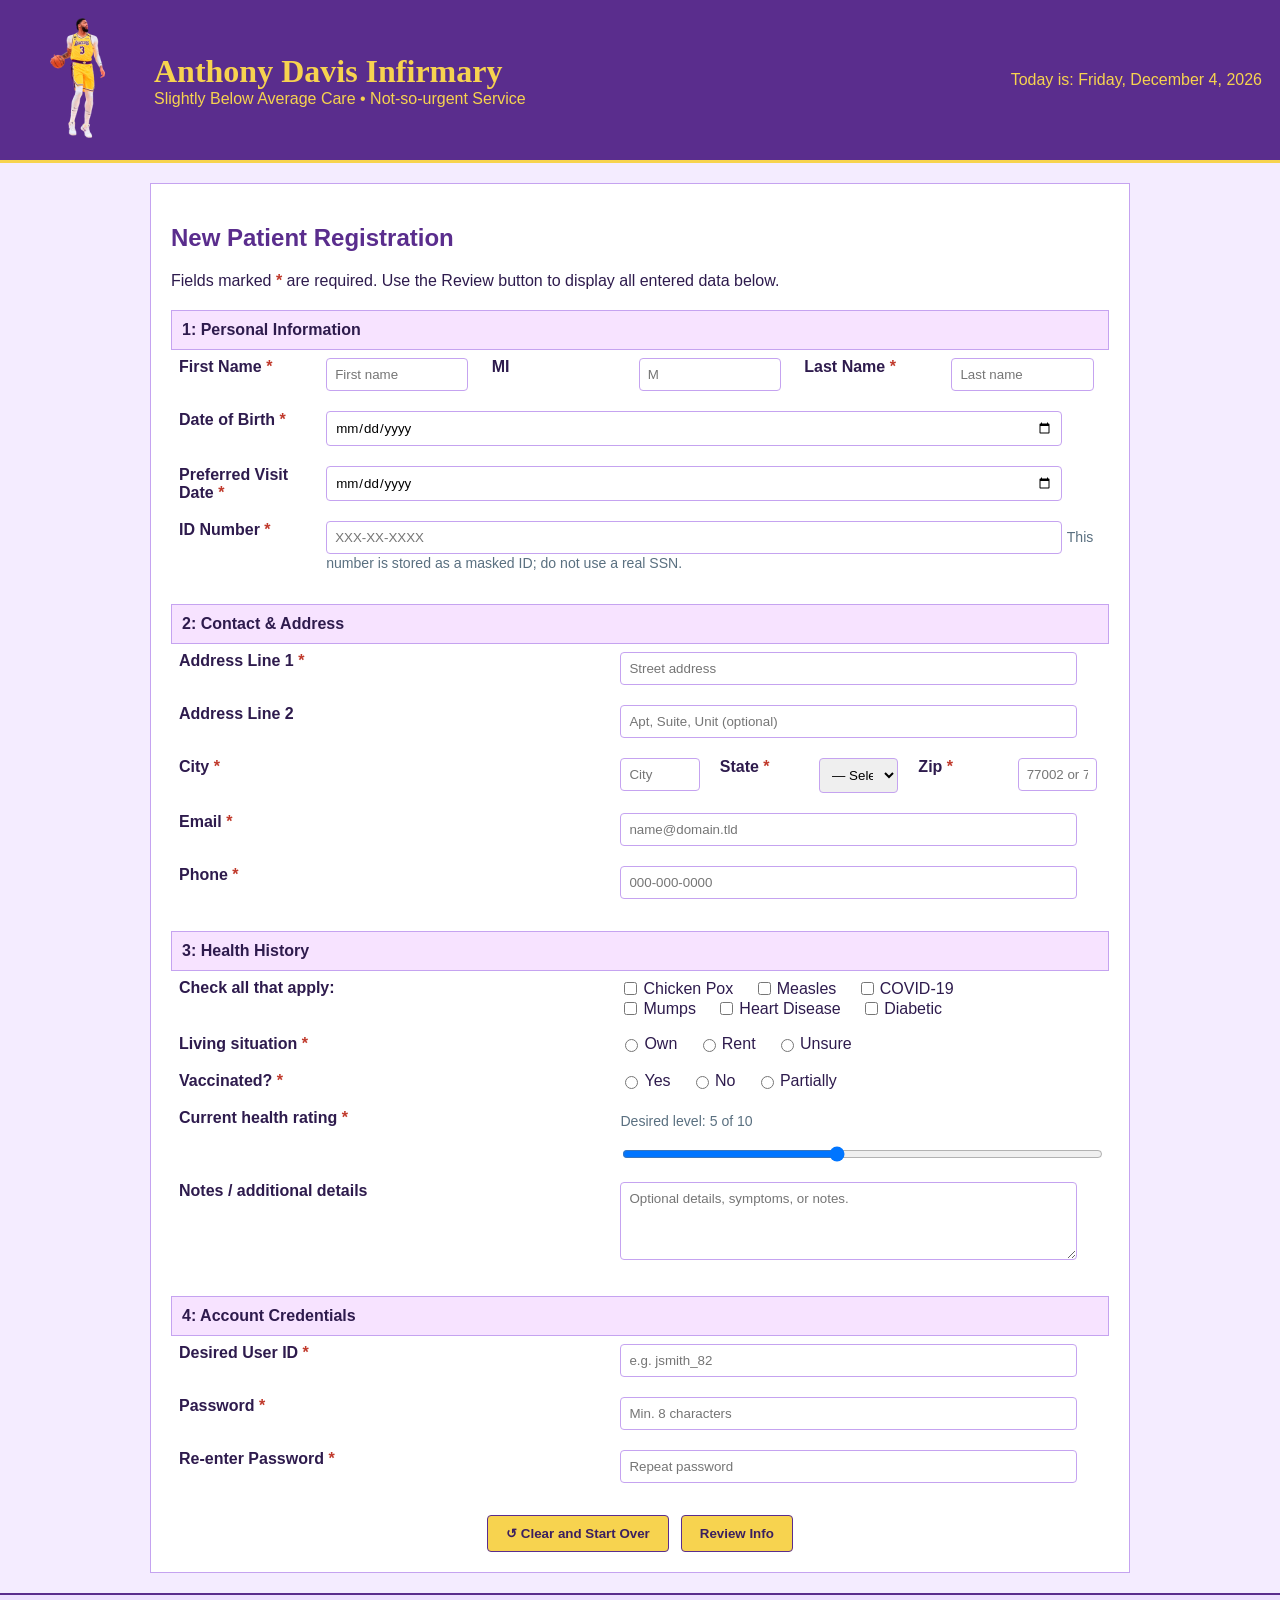
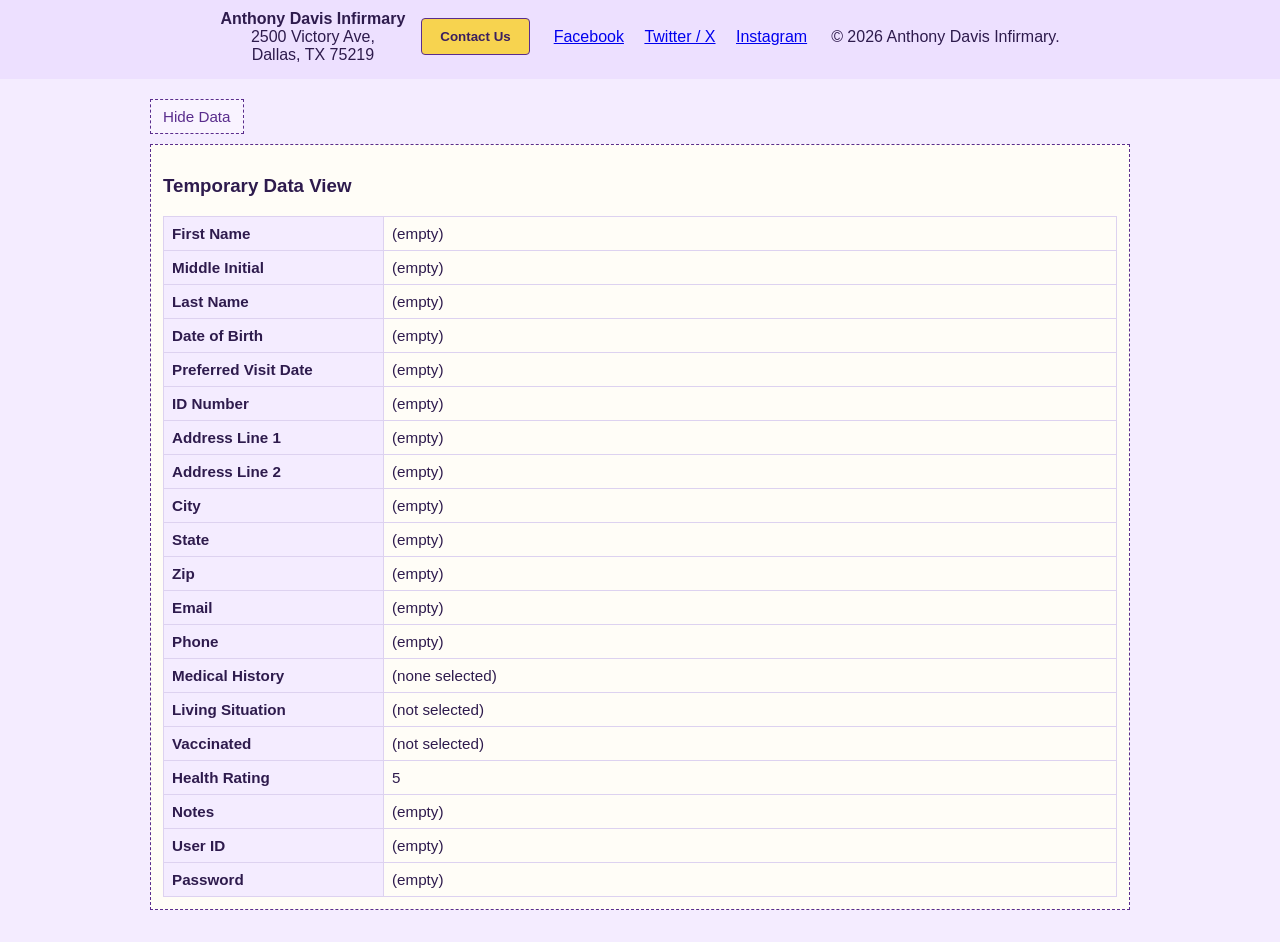
<file: index.html>
﻿<!--
Program name: homework2.html
Author: Xander Vanoven
Date created: 06/29/2026
Date last edited: 06/29/2026
Version: 3.0
Description: Patient registration with review summary, improved validation, and dynamic slider feedback.
-->

<!DOCTYPE html>
<html lang="en">
<head>
  <meta charset="UTF-8" />
  <meta name="viewport" content="width=device-width, initial-scale=1.0" />
  <title>Anthony Davis Infirmary - Patient Registration Review</title>

  <link href="style2.css" rel="stylesheet" />
</head>

<body>

  <div id="site-banner" role="banner">
    <div id="banner-logo" aria-label="Anthony Davis Infirmary logo">
      <img src="AnthonyDavisInjurySpecialist.png" alt="Anthony Davis" width="120" />
    </div>
    <div id="banner-text">
      <h1>Anthony Davis Infirmary</h1>
      <span class="banner-tagline sh1">Slightly Below Average Care &bull; Not-so-urgent Service</span>
    </div>
    <div id="banner-date-wrapper">
      <span class="banner-date sh1" id="live-date">Loading date...</span>
    </div>
  </div>

  <main id="main-content" role="main">
    <div class="form-card">
      <h2>New Patient Registration</h2>
      <p class="form-subtitle">
        Fields marked <strong class="required">*</strong> are required. Use the Review button to display all entered data below.
      </p>

      <form id="registration-form" action="thankyou2.html">

        <div class="section-heading">1: Personal Information</div>
        <table class="form-table">
          <tr>
            <td class="label-cell">
              First Name <span class="required">*</span>
            </td>
            <td>
              <input type="text" id="first-name" name="first_name"
                     maxlength="30" placeholder="First name"
                     pattern="^[A-Za-z'\-]{1,30}$"
                     title="1-30 letters, apostrophes, or dashes only"
                     required autocomplete="given-name" />
              <span class="field-error" id="first-name-error"></span>
            </td>
            <td class="label-cell label-pad-20">
              MI
            </td>
            <td>
              <input type="text" id="middle-initial" name="middle_initial"
                     class="input-short" maxlength="1"
                     placeholder="M"
                     pattern="^[A-Za-z]?$"
                     title="Optional single letter only"
                     autocomplete="additional-name" />
              <span class="field-error" id="middle-initial-error"></span>
            </td>
            <td class="label-cell label-pad-20">
              Last Name <span class="required">*</span>
            </td>
            <td>
              <input type="text" id="last-name" name="last_name"
                     maxlength="30" placeholder="Last name"
                     pattern="^[A-Za-z][A-Za-z'\-2-5]{0,29}$"
                     title="1-30 characters: letters, apostrophes, dashes, and digits 2-5 only"
                     required autocomplete="family-name" />
              <span class="field-error" id="last-name-error"></span>
            </td>
          </tr>

          <tr>
            <td class="label-cell">
              Date of Birth <span class="required">*</span>
            </td>
            <td colspan="5">
              <input type="date" id="dob" name="dob"
                     class="input-med"
                     title="Enter your birth date. Must be a date in the past and not more than 120 years ago"
                     required />
              <span class="field-error" id="dob-error"></span>
            </td>
          </tr>

          <tr>
            <td class="label-cell">
              Preferred Visit Date <span class="required">*</span>
            </td>
            <td colspan="5">
              <input type="date" id="future-date" name="future_date"
                     class="input-med"
                     title="Enter a future appointment date"
                     required />
              <span class="field-error" id="future-date-error"></span>
            </td>
          </tr>

          <tr>
            <td class="label-cell">
              ID Number <span class="required">*</span>
            </td>
            <td colspan="5">
              <input type="password" id="id-number" name="id_number"
                     class="input-med"
                     minlength="9" maxlength="11"
                     placeholder="XXX-XX-XXXX"
                     pattern="^\d{3}-?\d{2}-?\d{4}$"
                     title="Enter 9 digits or XXX-XX-XXXX; value is masked"
                     autocomplete="off" required />
              <small class="help-text">
                This number is stored as a masked ID; do not use a real SSN.
              </small>
              <span class="field-error" id="id-number-error"></span>
            </td>
          </tr>
        </table>

        <div class="section-heading">2: Contact & Address</div>
        <table class="form-table">
          <tr>
            <td class="label-cell">Address Line 1 <span class="required">*</span></td>
            <td colspan="5">
              <input type="text" id="addr1" name="addr1"
                     maxlength="30" placeholder="Street address"
                     pattern="^.{2,30}$"
                     title="2-30 characters for address line 1"
                     required autocomplete="address-line1" />
              <span class="field-error" id="addr1-error"></span>
            </td>
          </tr>

          <tr>
            <td class="label-cell">Address Line 2</td>
            <td colspan="5">
              <input type="text" id="addr2" name="addr2"
                     maxlength="30" placeholder="Apt, Suite, Unit (optional)"
                     pattern="^.{0,30}$"
                     title="Optional address line 2, up to 30 characters"
                     autocomplete="address-line2" />
              <span class="field-error" id="addr2-error"></span>
            </td>
          </tr>

          <tr>
            <td class="label-cell">City <span class="required">*</span></td>
            <td>
              <input type="text" id="city" name="city"
                     maxlength="30" placeholder="City"
                     pattern="^[A-Za-z '\-]{2,30}$"
                     title="2-30 characters: letters, spaces, apostrophes, and dashes"
                     required autocomplete="address-level2" />
              <span class="field-error" id="city-error"></span>
            </td>
            <td class="label-cell label-pad-14">
              State <span class="required">*</span>
            </td>
            <td class="state-cell">
              <select id="state" name="state" required autocomplete="address-level1">
                <option value="">— Select —</option>
                <option value="AL">AL</option>
                <option value="AK">AK</option>
                <option value="AZ">AZ</option>
                <option value="AR">AR</option>
                <option value="CA">CA</option>
                <option value="CO">CO</option>
                <option value="CT">CT</option>
                <option value="DE">DE</option>
                <option value="DC">DC</option>
                <option value="FL">FL</option>
                <option value="GA">GA</option>
                <option value="HI">HI</option>
                <option value="ID">ID</option>
                <option value="IL">IL</option>
                <option value="IN">IN</option>
                <option value="IA">IA</option>
                <option value="KS">KS</option>
                <option value="KY">KY</option>
                <option value="LA">LA</option>
                <option value="ME">ME</option>
                <option value="MD">MD</option>
                <option value="MA">MA</option>
                <option value="MI">MI</option>
                <option value="MN">MN</option>
                <option value="MS">MS</option>
                <option value="MO">MO</option>
                <option value="MT">MT</option>
                <option value="NE">NE</option>
                <option value="NV">NV</option>
                <option value="NH">NH</option>
                <option value="NJ">NJ</option>
                <option value="NM">NM</option>
                <option value="NY">NY</option>
                <option value="NC">NC</option>
                <option value="ND">ND</option>
                <option value="OH">OH</option>
                <option value="OK">OK</option>
                <option value="OR">OR</option>
                <option value="PA">PA</option>
                <option value="PR">PR</option>
                <option value="RI">RI</option>
                <option value="SC">SC</option>
                <option value="SD">SD</option>
                <option value="TN">TN</option>
                <option value="TX">TX</option>
                <option value="UT">UT</option>
                <option value="VT">VT</option>
                <option value="VA">VA</option>
                <option value="WA">WA</option>
                <option value="WV">WV</option>
                <option value="WI">WI</option>
                <option value="WY">WY</option>
              </select>
              <span class="field-error" id="state-error"></span>
            </td>
            <td class="label-cell label-pad-14">
              Zip <span class="required">*</span>
            </td>
            <td>
              <input type="text" id="zip" name="zip"
                     class="input-zip"
                     maxlength="10" placeholder="77002 or 77002-1234"
                     pattern="^\d{5}(-\d{4})?$"
                     title="5 digits or ZIP+4 format"
                     required autocomplete="postal-code" />
              <span class="field-error" id="zip-error"></span>
            </td>
          </tr>

          <tr>
            <td class="label-cell">Email <span class="required">*</span></td>
            <td colspan="5">
              <input type="email" id="email" name="email"
                     placeholder="name@domain.tld"
                     title="Enter a valid email address like name@domain.tld"
                     required autocomplete="email" />
              <span class="field-error" id="email-error"></span>
            </td>
          </tr>

          <tr>
            <td class="label-cell">Phone <span class="required">*</span></td>
            <td colspan="5">
              <input type="tel" id="phone" name="phone"
                     class="input-med"
                     placeholder="000-000-0000"
                     pattern="^\d{3}-\d{3}-\d{4}$"
                     title="Enter phone as 000-000-0000"
                     required autocomplete="tel" />
              <span class="field-error" id="phone-error"></span>
            </td>
          </tr>
        </table>

        <div class="section-heading">3: Health History</div>
        <table class="form-table">
          <tr>
            <td class="label-cell cell-top-6">
              Check all that apply:
            </td>
            <td colspan="5">
              <div class="check-group">
                <label><input type="checkbox" name="history" value="chicken_pox" /> Chicken Pox</label>
                <label><input type="checkbox" name="history" value="measles" /> Measles</label>
                <label><input type="checkbox" name="history" value="covid19" /> COVID-19</label>
              </div>
              <div class="check-group">
                <label><input type="checkbox" name="history" value="mumps" /> Mumps</label>
                <label><input type="checkbox" name="history" value="heart_disease" /> Heart Disease</label>
                <label><input type="checkbox" name="history" value="diabetic" /> Diabetic</label>
              </div>
            </td>
          </tr>

          <tr>
            <td class="label-cell">Living situation <span class="required">*</span></td>
            <td colspan="5">
              <div class="radio-group">
                <label><input type="radio" name="housing" value="own" required /> Own</label>
                <label><input type="radio" name="housing" value="rent" /> Rent</label>
                <label><input type="radio" name="housing" value="unsure" /> Unsure</label>
              </div>
            </td>
          </tr>

          <tr>
            <td class="label-cell">Vaccinated? <span class="required">*</span></td>
            <td colspan="5">
              <div class="radio-group">
                <label><input type="radio" name="vaccinated" value="yes" required /> Yes</label>
                <label><input type="radio" name="vaccinated" value="no" /> No</label>
                <label><input type="radio" name="vaccinated" value="partial" /> Partially</label>
              </div>
            </td>
          </tr>

          <tr>
            <td class="label-cell cell-top-10">
              Current health rating <span class="required">*</span>
            </td>
            <td colspan="5">
              <p class="info-text info-text--slider">
                Desired level: <span id="health-value">5</span> of 10
              </p>
              <input type="range" id="health-rating" name="health_rating"
                     min="1" max="10" value="5" />
            </td>
          </tr>

          <tr>
            <td class="label-cell cell-top-10">
              Notes / additional details
            </td>
            <td colspan="5">
              <textarea id="symptoms" name="symptoms"
                        rows="4" cols="50"
                        maxlength="500"
                        placeholder="Optional details, symptoms, or notes."
                        pattern="^[^\"]*$"
                        title="Optional text. Double quotes are not allowed."
                        ></textarea>
              <span class="field-error" id="symptoms-error"></span>
            </td>
          </tr>
        </table>

        <div class="section-heading">4: Account Credentials</div>
        <table class="form-table">
          <tr>
            <td class="label-cell">
              Desired User ID <span class="required">*</span>
            </td>
            <td colspan="5">
              <input type="text" id="user-id" name="user_id"
                     class="input-med"
                     maxlength="30"
                     placeholder="e.g. jsmith_82"
                     pattern="^[A-Za-z][A-Za-z0-9_-]{4,29}$"
                     title="5-30 chars, letters first, no spaces, allowed underscore or dash"
                     required autocomplete="username" />
              <span class="field-error" id="user-id-error"></span>
            </td>
          </tr>

          <tr>
            <td class="label-cell">
              Password <span class="required">*</span>
            </td>
            <td colspan="5">
              <input type="password" id="password" name="password"
                     class="input-med"
                     minlength="8" maxlength="30"
                     placeholder="Min. 8 characters"
                     title="8-30 chars with upper/lowercase, digit, special char, no quotes"
                     required autocomplete="new-password" />
              <span class="field-error" id="password-error"></span>
            </td>
          </tr>

          <tr>
            <td class="label-cell">
              Re-enter Password <span class="required">*</span>
            </td>
            <td colspan="5">
              <input type="password" id="password-confirm" name="password_confirm"
                     class="input-med"
                     minlength="8" maxlength="30"
                     placeholder="Repeat password"
                     title="Repeat the password exactly"
                     required autocomplete="new-password" />
              <span class="field-error" id="password-confirm-error"></span>
            </td>
          </tr>
        </table>

        <div class="btn-row">
          <button type="reset" class="btn-reset">&#x21BA; Clear and Start Over</button>
          <button type="button" id="review-btn" class="btn-review">Review Info</button>
          <button type="submit" id="submit-btn" class="btn-submit hidden">Submit Registration &#x2192;</button>
        </div>
      </form>

      <div id="review-summary" class="review-card hidden" aria-live="polite">
        <h3>PLEASE REVIEW THIS INFORMATION</h3>
        <div id="review-content"></div>
      </div>
    </div>
  </main>

  <footer id="site-footer" role="contentinfo">
    <div class="footer-inner">
      <div class="footer-address">
        <strong>Anthony Davis Infirmary</strong><br />2500 Victory Ave,<br />Dallas, TX 75219
      </div>
      <button class="btn-contact" id="contact-btn">Contact Us</button>
      <div class="footer-social">
        <a href="https://www.facebook.com" target="_blank" rel="noopener noreferrer">Facebook</a>
        <a href="https://www.twitter.com" target="_blank" rel="noopener noreferrer">Twitter / X</a>
        <a href="https://www.instagram.com" target="_blank" rel="noopener noreferrer">Instagram</a>
      </div>
      <div class="footer-copy">&copy; <span id="footer-year"></span> Anthony Davis Infirmary.</div>
    </div>
  </footer>

  <div class="temporary-debug-section">
    <button type="button" id="view-data-btn" class="temp-view-btn">View Data</button>
    <div id="temporary-data-panel" class="temporary-data-panel hidden" aria-live="polite">
      <h3>Temporary Data View</h3>
      <table class="temporary-data-table">
        <tbody id="temporary-data-body"></tbody>
      </table>
    </div>
  </div>

  <script src="script2.js"></script>
</body>
</html>
</file>
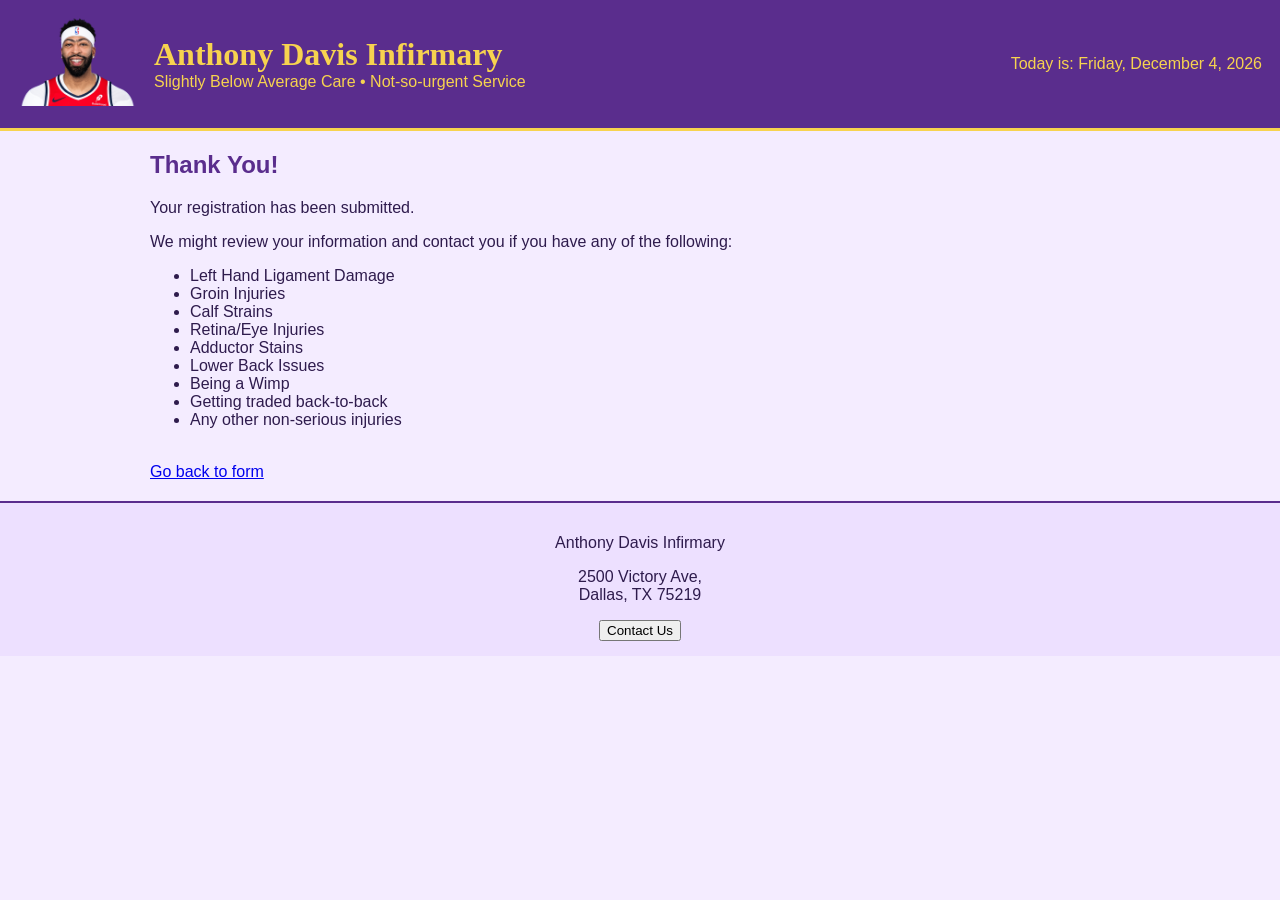
<file: thankyou2.html>
<!--
Program name: thankyou.html
Author: Your Name
Date created: 06/15/2026
Date last edited: 06/17/2026
Version: 1.1
Description: Thank you page shown after submitting the patient form.
-->

<!DOCTYPE html>
<html lang="en">
<head>
    <meta charset="UTF-8">
    <title>Registration Confirmation - Thank you</title>

    <!-- Link to SAME css file -->
    <link rel="stylesheet" href="style2.css">
</head>

<body class="thankyou-page">

<!--  HEADER  -->
<div id="site-banner">

    <div id="banner-logo">
        <img src="AnthonyDavisBagSpecialist.png" width="120" alt="Anthony Davis logo">
    </div>

    <div id="banner-text">
        <h1>Anthony Davis Infirmary</h1>
        <span class="banner-tagline sh1">Slightly Below Average Care &bull; Not-so-urgent Service</span>
    </div>

    <div id="banner-date-wrapper">
        <span class="banner-date sh1" id="live-date">Loading date...</span>
    </div>

</div>

<!--  MAIN  -->
<div id="main-content">

    <h2>Thank You!</h2>

    <p>Your registration has been submitted.</p>

    <p>We might review your information and contact you if you have any of the following:</p>
    <ul>
        <li>Left Hand Ligament Damage</li>
        <li>Groin Injuries</li>
        <li>Calf Strains</li>
        <li>Retina/Eye Injuries</li>
        <li>Adductor Stains</li>
        <li>Lower Back Issues</li>
        <li>Being a Wimp</li>
        <li>Getting traded back-to-back</li>
        <li>Any other non-serious injuries</li>
    </ul>

    <br>

    <a href="homework2.html">Go back to form</a>

</div>

<!--  FOOTER  -->
<div id="site-footer">

    <p>Anthony Davis Infirmary</p>
    <p>2500 Victory Ave,<br />Dallas, TX 75219</p>

    <button id="contact-btn">Contact Us</button>

</div>

<!-- Script for date + button -->
<script src="script2.js"></script>

</body>
</html>

<!-- END OF DOCUMENT -->
</file>
<file: style2.css>
/*
Program name: style2.css
Author: Xander Vanoven
Date created: 06/29/2026
Date last edited: 06/29/2026
Version: 1.0
Description: Styles for homework2 registration page with review panel and validation hints.
*/

*, *::before, *::after {
  box-sizing: border-box;
}

body {
  font-family: Arial, sans-serif;
  background-color: #F4ECFF;
  color: #2E1B4D;
  margin: 0;
  padding: 0;
}

#site-banner {
  background-color: #5A2D8D;
  padding: 18px;
  border-bottom: 3px solid #F7D34F;
  display: flex;
  align-items: center;
  gap: 16px;
}

#banner-text {
  display: flex;
  flex-direction: column;
  justify-content: center;
  flex: 1;
}

#banner-date-wrapper {
  min-width: 180px;
  display: flex;
  justify-content: flex-end;
}

h1 {
  font-family: Georgia, serif;
  color: #F7D34F;
  margin: 0;
}

h2 {
  color: #5A2D8D;
}

.sh1 {
  color: #F7D34F;
}

#main-content {
  width: min(980px, 95%);
  margin: 20px auto;
}

.form-card {
  background-color: #FFFFFF;
  border: 1px solid #C5A3F0;
  padding: 20px;
}

.section-heading {
  font-weight: bold;
  background-color: #F7E3FF;
  padding: 10px;
  margin-top: 20px;
  border: 1px solid #C5A3F0;
}

table.form-table {
  width: 100%;
  border-collapse: collapse;
  table-layout: fixed;
}

table.form-table td {
  padding: 8px;
  vertical-align: top;
}

table.form-table td.label-cell {
  font-weight: bold;
  width: 16%;
  white-space: normal;
}

table.form-table td:not(.label-cell) {
  width: 18%;
}

td.state-cell {
  width: 24%;
}

input[type="text"],
input[type="email"],
input[type="password"],
input[type="tel"],
input[type="date"],
select,
textarea {
  width: 95%;
  padding: 8px;
  border: 1px solid #C5A3F0;
  border-radius: 4px;
  font-family: Arial, sans-serif;
}

input[type="range"] {
  width: 100%;
}

.check-group label,
.radio-group label {
  margin-right: 16px;
  display: inline-flex;
  align-items: center;
}

.check-group input,
.radio-group input {
  margin-right: 6px;
}

.btn-row {
  margin-top: 20px;
  text-align: center;
  display: flex;
  flex-wrap: wrap;
  justify-content: center;
  gap: 12px;
}

.btn-reset,
.btn-review,
.btn-submit,
.btn-contact {
  padding: 10px 18px;
  border: 1px solid #5A2D8D;
  background-color: #F7D34F;
  color: #3B1F5F;
  font-weight: bold;
  cursor: pointer;
  border-radius: 4px;
}

.btn-reset:hover,
.btn-review:hover,
.btn-submit:hover,
.btn-contact:hover {
  background-color: #E6C93A;
}

.field-error {
  display: block;
  margin-top: 4px;
  color: #C0392B;
  font-size: 0.88rem;
}

.help-text,
.info-text,
.info-text--slider {
  color: #5A7080;
  font-size: 0.88rem;
  margin-top: 4px;
}

.required {
  color: #C0392B;
}

.hidden {
  display: none;
}

.review-card {
  margin-top: 24px;
  padding: 18px;
  border: 1px solid #5A2D8D;
  background-color: #FDF7FF;
}

.review-card h3 {
  margin-top: 0;
  color: #5A2D8D;
}

.review-grid {
  display: grid;
  grid-template-columns: minmax(200px, 240px) minmax(0, 1fr);
  gap: 10px 20px;
}

.review-label {
  font-weight: bold;
  color: #2E1B4D;
}

.review-value {
  white-space: pre-wrap;
}

#site-footer {
  background-color: #EDE0FF;
  border-top: 2px solid #5A2D8D;
  padding: 15px;
  margin-top: 20px;
  text-align: center;
}

.temporary-debug-section {
  width: min(980px, 95%);
  margin: 20px auto 24px;
  padding-bottom: 8px;
}

.temp-view-btn {
  padding: 8px 12px;
  border: 1px dashed #5A2D8D;
  background-color: #F9F3FF;
  color: #5A2D8D;
  cursor: pointer;
  font-size: 0.95rem;
}

.temporary-data-panel {
  margin-top: 10px;
  padding: 12px;
  border: 1px dashed #5A2D8D;
  background-color: #FFFDF7;
  overflow-x: auto;
}

.temporary-data-table {
  width: 100%;
  border-collapse: collapse;
  font-size: 0.95rem;
}

.temporary-data-table th,
.temporary-data-table td {
  border: 1px solid #DDD2F0;
  padding: 8px;
  text-align: left;
  vertical-align: top;
}

.temporary-data-table th {
  width: 220px;
  background-color: #F4ECFF;
}

.footer-inner {
  display: flex;
  flex-wrap: wrap;
  justify-content: center;
  gap: 16px;
  align-items: center;
}

.footer-address,
.footer-social,
.footer-copy {
  min-width: 180px;
}

.footer-social a {
  display: inline-block;
  margin: 0 8px;
}

@media (max-width: 760px) {
  table.form-table,
  .review-grid {
    display: block;
  }

  table.form-table td,
  table.form-table td.label-cell,
  table.form-table td:not(.label-cell) {
    width: 100%;
  }

  .btn-row {
    flex-direction: column;
  }

  .footer-inner {
    flex-direction: column;
  }
}
</file>
